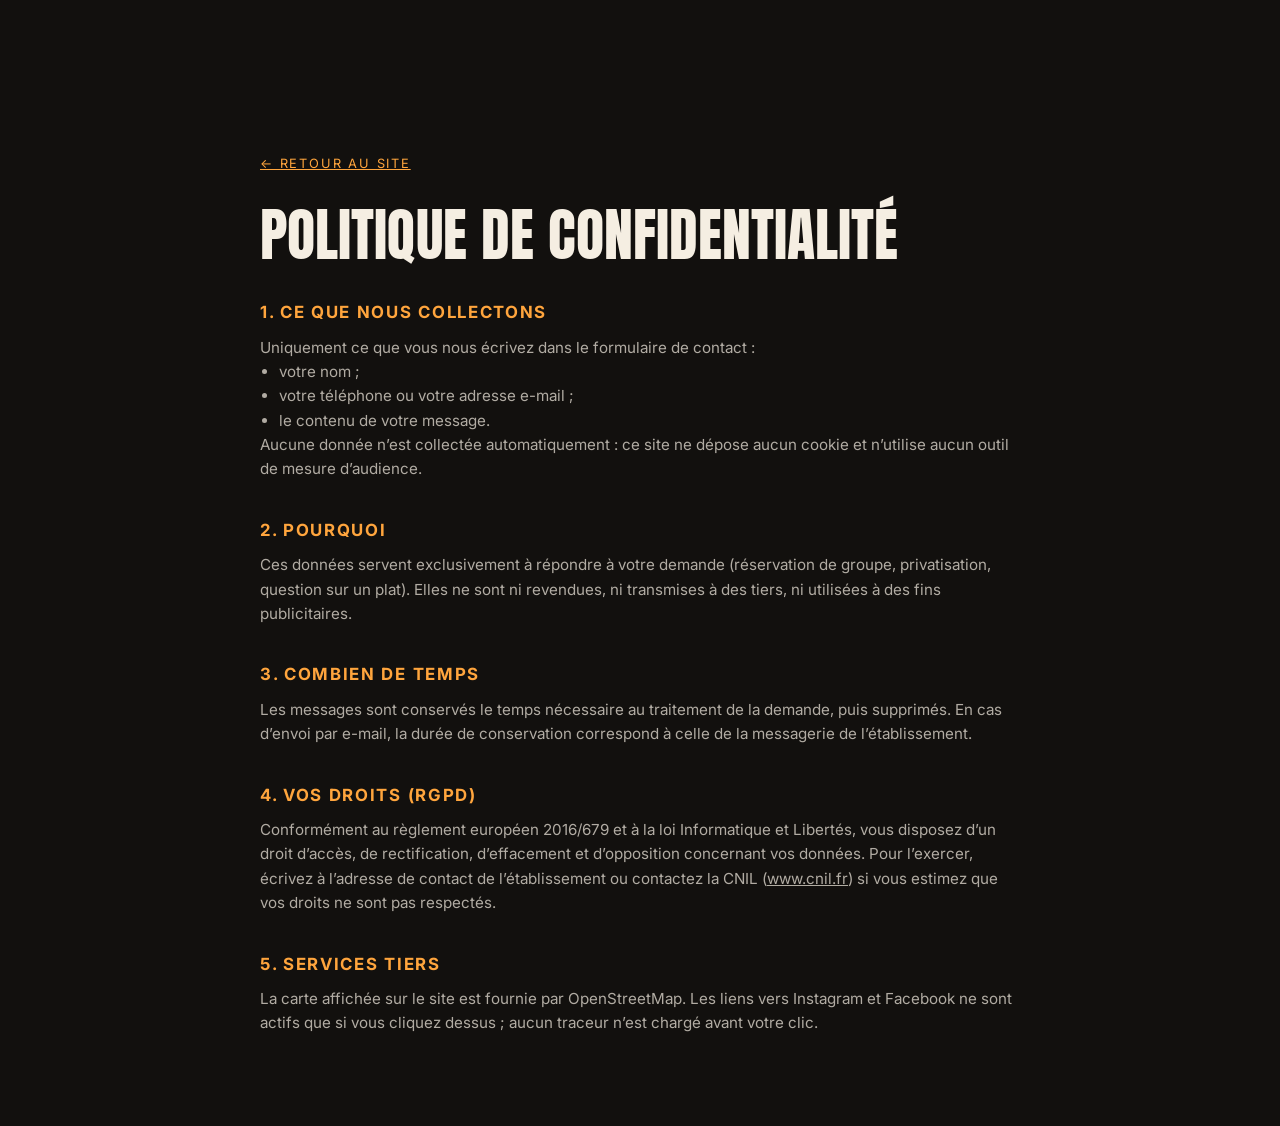
<file: confidentialite.html>
<!DOCTYPE html>
<html lang="fr">
<head>
<meta charset="utf-8">
<meta name="viewport" content="width=device-width, initial-scale=1">
<title>Confidentialité — So Good Diner</title>
<meta name="robots" content="index,follow">
<link rel="icon" href="assets/favicon.svg" type="image/svg+xml">
<link rel="preconnect" href="https://fonts.googleapis.com">
<link rel="preconnect" href="https://fonts.gstatic.com" crossorigin>
<link href="https://fonts.googleapis.com/css2?family=Anton&family=Inter:wght@400;600;700&display=swap" rel="stylesheet">
<link rel="stylesheet" href="assets/css/styles.css">
<style>
.legal{max-width:760px;margin-inline:auto;padding:150px 0 90px}
.legal h1{font-family:var(--display);text-transform:uppercase;font-size:clamp(2.2rem,6vw,3.6rem);line-height:1;margin-bottom:.6rem;font-weight:400}
.legal h2{font-size:1.05rem;margin:2.2rem 0 .6rem;color:var(--cheddar);text-transform:uppercase;letter-spacing:.1em}
.legal p,.legal li{color:rgba(245,238,226,.7);font-size:.95rem}
.legal ul{list-style:disc;padding-left:1.2rem}
.legal a{text-decoration:underline}
.legal .back{display:inline-flex;align-items:center;gap:.5rem;margin-bottom:2rem;font-size:.8rem;letter-spacing:.14em;text-transform:uppercase;color:var(--cheddar)}
</style>
</head>
<body>
<a class="skip" href="#c">Aller au contenu</a>
<main class="legal wrap" id="c">
  <a class="back" href="index.html">← Retour au site</a>
  <h1>Politique de confidentialité</h1>

  <h2>1. Ce que nous collectons</h2>
  <p>Uniquement ce que vous nous écrivez dans le formulaire de contact :</p>
  <ul>
    <li>votre nom ;</li>
    <li>votre téléphone ou votre adresse e-mail ;</li>
    <li>le contenu de votre message.</li>
  </ul>
  <p>Aucune donnée n’est collectée automatiquement : ce site ne dépose aucun cookie et n’utilise aucun outil de mesure d’audience.</p>

  <h2>2. Pourquoi</h2>
  <p>Ces données servent exclusivement à répondre à votre demande (réservation de groupe, privatisation, question sur un plat). Elles ne sont ni revendues, ni transmises à des tiers, ni utilisées à des fins publicitaires.</p>

  <h2>3. Combien de temps</h2>
  <p>Les messages sont conservés le temps nécessaire au traitement de la demande, puis supprimés. En cas d’envoi par e-mail, la durée de conservation correspond à celle de la messagerie de l’établissement.</p>

  <h2>4. Vos droits (RGPD)</h2>
  <p>
    Conformément au règlement européen 2016/679 et à la loi Informatique et Libertés, vous disposez
    d’un droit d’accès, de rectification, d’effacement et d’opposition concernant vos données.
    Pour l’exercer, écrivez à l’adresse de contact de l’établissement ou contactez la CNIL
    (<a href="https://www.cnil.fr" target="_blank" rel="noopener">www.cnil.fr</a>) si vous estimez
    que vos droits ne sont pas respectés.
  </p>

  <h2>5. Services tiers</h2>
  <p>
    La carte affichée sur le site est fournie par OpenStreetMap. Les liens vers Instagram et Facebook
    ne sont actifs que si vous cliquez dessus ; aucun traceur n’est chargé avant votre clic.
  </p>
</main>
</body>
</html>
</file>
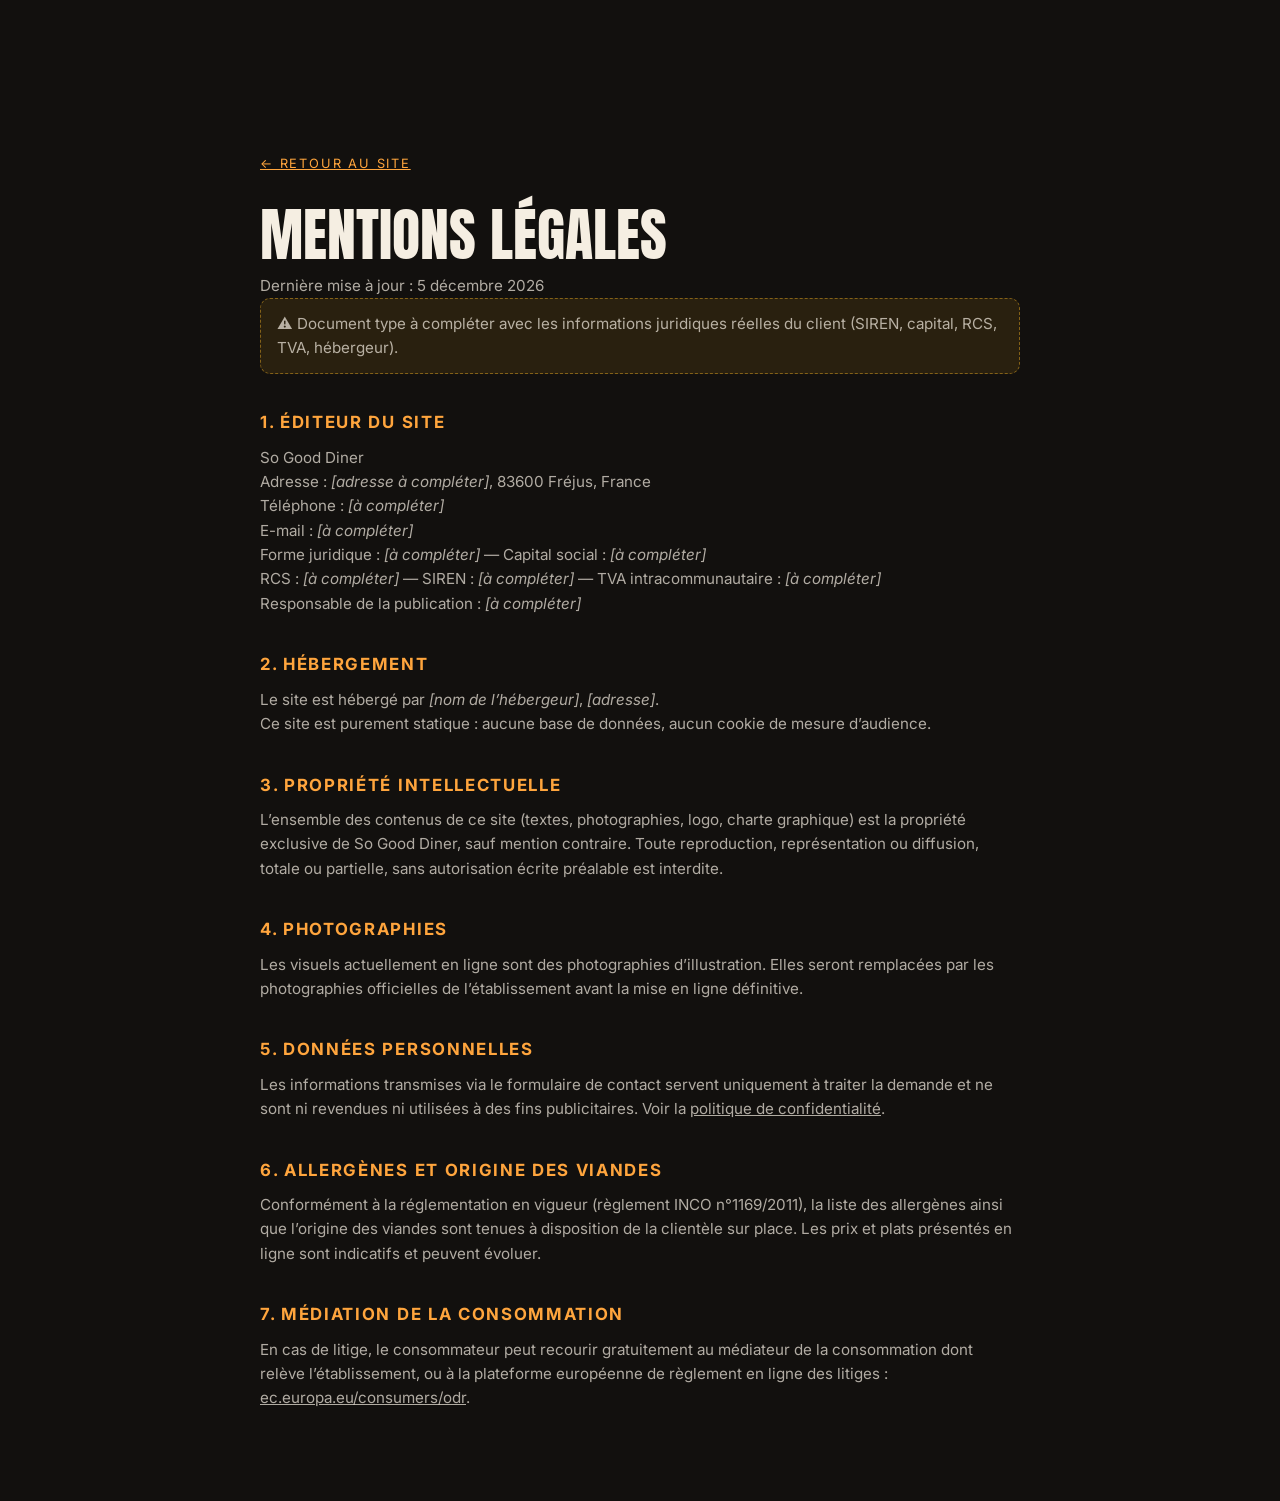
<file: mentions-legales.html>
<!DOCTYPE html>
<html lang="fr">
<head>
<meta charset="utf-8">
<meta name="viewport" content="width=device-width, initial-scale=1">
<title>Mentions légales — So Good Diner</title>
<meta name="robots" content="index,follow">
<link rel="icon" href="assets/favicon.svg" type="image/svg+xml">
<link rel="preconnect" href="https://fonts.googleapis.com">
<link rel="preconnect" href="https://fonts.gstatic.com" crossorigin>
<link href="https://fonts.googleapis.com/css2?family=Anton&family=Inter:wght@400;600;700&display=swap" rel="stylesheet">
<link rel="stylesheet" href="assets/css/styles.css">
<style>
.legal{max-width:760px;margin-inline:auto;padding:150px 0 90px}
.legal h1{font-family:var(--display);text-transform:uppercase;font-size:clamp(2.2rem,6vw,3.6rem);line-height:1;margin-bottom:.6rem;font-weight:400}
.legal h2{font-size:1.05rem;margin:2.2rem 0 .6rem;color:var(--cheddar);text-transform:uppercase;letter-spacing:.1em}
.legal p,.legal li{color:rgba(245,238,226,.7);font-size:.95rem}
.legal a{text-decoration:underline}
.legal .back{display:inline-flex;align-items:center;gap:.5rem;margin-bottom:2rem;font-size:.8rem;letter-spacing:.14em;text-transform:uppercase;color:var(--cheddar)}
.todo{background:rgba(245,179,36,.1);border:1px dashed rgba(245,179,36,.45);border-radius:10px;padding:.8rem 1rem;font-size:.85rem;color:var(--cheddar)}
</style>
</head>
<body>
<a class="skip" href="#c">Aller au contenu</a>
<main class="legal wrap" id="c">
  <a class="back" href="index.html">← Retour au site</a>
  <h1>Mentions légales</h1>
  <p>Dernière mise à jour : <span id="maj"></span></p>

  <p class="todo">⚠ Document type à compléter avec les informations juridiques réelles du client (SIREN, capital, RCS, TVA, hébergeur).</p>

  <h2>1. Éditeur du site</h2>
  <p>
    So Good Diner<br>
    Adresse : <em>[adresse à compléter]</em>, 83600 Fréjus, France<br>
    Téléphone : <em>[à compléter]</em><br>
    E-mail : <em>[à compléter]</em><br>
    Forme juridique : <em>[à compléter]</em> — Capital social : <em>[à compléter]</em><br>
    RCS : <em>[à compléter]</em> — SIREN : <em>[à compléter]</em> — TVA intracommunautaire : <em>[à compléter]</em><br>
    Responsable de la publication : <em>[à compléter]</em>
  </p>

  <h2>2. Hébergement</h2>
  <p>
    Le site est hébergé par <em>[nom de l’hébergeur]</em>, <em>[adresse]</em>.<br>
    Ce site est purement statique : aucune base de données, aucun cookie de mesure d’audience.
  </p>

  <h2>3. Propriété intellectuelle</h2>
  <p>
    L’ensemble des contenus de ce site (textes, photographies, logo, charte graphique) est la propriété
    exclusive de So Good Diner, sauf mention contraire. Toute reproduction, représentation ou diffusion,
    totale ou partielle, sans autorisation écrite préalable est interdite.
  </p>

  <h2>4. Photographies</h2>
  <p>
    Les visuels actuellement en ligne sont des photographies d’illustration. Elles seront remplacées
    par les photographies officielles de l’établissement avant la mise en ligne définitive.
  </p>

  <h2>5. Données personnelles</h2>
  <p>
    Les informations transmises via le formulaire de contact servent uniquement à traiter la demande
    et ne sont ni revendues ni utilisées à des fins publicitaires. Voir la
    <a href="confidentialite.html">politique de confidentialité</a>.
  </p>

  <h2>6. Allergènes et origine des viandes</h2>
  <p>
    Conformément à la réglementation en vigueur (règlement INCO n°1169/2011), la liste des allergènes
    ainsi que l’origine des viandes sont tenues à disposition de la clientèle sur place.
    Les prix et plats présentés en ligne sont indicatifs et peuvent évoluer.
  </p>

  <h2>7. Médiation de la consommation</h2>
  <p>
    En cas de litige, le consommateur peut recourir gratuitement au médiateur de la consommation
    dont relève l’établissement, ou à la plateforme européenne de règlement en ligne des litiges :
    <a href="https://ec.europa.eu/consumers/odr/" target="_blank" rel="noopener">ec.europa.eu/consumers/odr</a>.
  </p>
</main>
<script>document.getElementById('maj').textContent = new Date().toLocaleDateString('fr-FR', { day: 'numeric', month: 'long', year: 'numeric' });</script>
</body>
</html>
</file>
<file: assets/css/styles.css>
/* ============================================================================
   SO GOOD DINER — styles.css
   Direction artistique : diner américain rétro × moderne (encre / crème /
   tomate / cheddar / sarcelle). Aucune dépendance, aucune librairie.
   ========================================================================== */

/* ------------------------------------------------------------------ TOKENS */
:root{
  --ink:#12100E;
  --ink-2:#1B1714;
  --ink-3:#251F1B;
  --paper:#F5EEE2;
  --paper-2:#FFFAF0;
  --red:#F2670B;   /* orange marque (visuels Instagram) */
  --red-d:#C9520A;
  --cheddar:#FFA53D; /* orange clair (accents) */
  --uber:#06C167;
  --teal:#1BA396;
  --line-l:rgba(245,238,226,.14);
  --line-d:rgba(18,16,14,.14);

  --display:'Anton','Arial Narrow',Impact,sans-serif;
  --body:'Inter',system-ui,-apple-system,'Segoe UI',sans-serif;
  --script:'Pacifico',cursive;

  --wrap:1280px;
  --gutter:clamp(20px,4vw,56px);
  --ease:cubic-bezier(.16,1,.3,1);
  --ease-2:cubic-bezier(.65,0,.35,1);
  --r:18px;
}

/* ------------------------------------------------------------------- RESET */
*,*::before,*::after{box-sizing:border-box}
*{margin:0}
html{-webkit-text-size-adjust:100%}
html{scroll-behavior:smooth}
body{
  font-family:var(--body);
  background:var(--ink);
  color:var(--paper);
  line-height:1.6;
  overflow-x:hidden;
  -webkit-font-smoothing:antialiased;
}
body.is-locked{overflow:hidden}
img,svg,video{display:block;max-width:100%;height:auto}
button,input,textarea{font:inherit;color:inherit}
button{background:none;border:0;cursor:pointer}
a{color:inherit;text-decoration:none}
ul,ol{list-style:none;padding:0}
:focus-visible{outline:3px solid var(--cheddar);outline-offset:3px;border-radius:4px}
::selection{background:var(--red);color:#fff}

/* -------------------------------------------------------------- UTILITAIRES */
.wrap{width:min(var(--wrap),100% - var(--gutter)*2);margin-inline:auto}
.section{padding-block:clamp(72px,10vw,140px);position:relative}
.section--dark{background:var(--ink-2)}
.section--paper{background:var(--paper);color:var(--ink)}
.section--paper .eyebrow{color:var(--red-d)}
.section--paper .eyebrow i{background:var(--red-d)}
.section--paper .eyebrow svg{fill:var(--red-d)}

.skip{
  position:fixed;top:8px;left:8px;z-index:9999;padding:.7rem 1rem;
  background:var(--cheddar);color:var(--ink);font-weight:700;border-radius:8px;
  transform:translateY(-160%);transition:transform .25s;
}
.skip:focus{transform:none}

.eyebrow{
  display:inline-flex;align-items:center;gap:.55rem;
  font-size:.72rem;font-weight:700;letter-spacing:.22em;text-transform:uppercase;
  color:var(--cheddar);margin-bottom:1.1rem;
}
.eyebrow i{width:26px;height:2px;background:var(--cheddar);display:block;border-radius:2px}
.eyebrow svg{width:14px;height:14px;fill:var(--cheddar)}

.h-display{
  font-family:var(--display);font-weight:400;
  font-size:clamp(2.4rem,7.2vw,5.6rem);
  line-height:.94;letter-spacing:-.01em;text-transform:uppercase;
}
.lead{font-size:clamp(1.05rem,1.7vw,1.3rem);color:rgba(245,238,226,.78);max-width:52ch}
.section--paper .lead{color:rgba(18,16,14,.72)}

.section-head{margin-bottom:clamp(36px,5vw,64px)}
.section-head--split{
  display:grid;grid-template-columns:minmax(0,1fr) minmax(0,26rem);
  gap:clamp(20px,4vw,56px);align-items:end;
}
.section-head__aside{color:rgba(245,238,226,.66);font-size:1rem}
.section--paper .section-head__aside{color:rgba(18,16,14,.66)}

/* Masque de révélation par ligne (géré par main.js) */
.reveal-mask .ml{display:block;overflow:hidden;padding-block:.02em}
.reveal-mask .ml > i{
  display:block;font-style:normal;
  transform:translateY(112%);
  transition:transform 1s var(--ease);
}
.reveal-mask.is-in .ml > i{transform:none}

/* Révélation simple */
.reveal{opacity:0;transform:translateY(28px);transition:opacity .8s var(--ease),transform .8s var(--ease)}
.reveal.is-in{opacity:1;transform:none}

/* ---------------------------------------------------------- EFFETS GLOBAUX */
.grain{
  position:fixed;inset:-50%;z-index:9998;pointer-events:none;opacity:.2;
  background-image:url("data:image/svg+xml,%3Csvg xmlns='http://www.w3.org/2000/svg' width='200' height='200'%3E%3Cfilter id='n'%3E%3CfeTurbulence type='fractalNoise' baseFrequency='.85' numOctaves='3'/%3E%3C/filter%3E%3Crect width='200' height='200' filter='url(%23n)' opacity='.45'/%3E%3C/svg%3E");
  animation:grain 1.1s steps(4) infinite;mix-blend-mode:overlay;
}
@keyframes grain{
  0%{transform:translate(0,0)}25%{transform:translate(-3%,2%)}
  50%{transform:translate(2%,-3%)}75%{transform:translate(-2%,-2%)}100%{transform:translate(0,0)}
}

.progress{position:fixed;top:0;left:0;right:0;height:3px;z-index:9000;background:rgba(245,238,226,.08)}
.progress span{display:block;height:100%;width:0;background:linear-gradient(90deg,var(--red),var(--cheddar));transform-origin:0 50%}

.cursor{
  position:fixed;top:0;left:0;z-index:9997;pointer-events:none;
  width:38px;height:38px;margin:-19px 0 0 -19px;border-radius:50%;
  border:1.5px solid var(--cheddar);
  display:grid;place-items:center;
  transition:width .3s var(--ease),height .3s var(--ease),margin .3s var(--ease),
             background-color .3s,border-color .3s,opacity .3s;
  opacity:0;mix-blend-mode:difference;
}
.cursor.is-on{opacity:1}
.cursor__dot{width:5px;height:5px;border-radius:50%;background:var(--cheddar);transition:opacity .25s}
.cursor__label{
  position:absolute;font-size:.6rem;font-weight:800;letter-spacing:.14em;text-transform:uppercase;
  color:var(--ink);opacity:0;transition:opacity .2s;
}
.cursor.is-hot{width:76px;height:76px;margin:-38px 0 0 -38px;background:var(--cheddar);border-color:var(--cheddar)}
.cursor.is-hot .cursor__dot{opacity:0}
.cursor.is-hot .cursor__label{opacity:1}
@media (hover:none),(pointer:coarse){.cursor{display:none}}

/* ------------------------------------------------------------- PRÉCHARGEUR */
.preloader{
  position:fixed;inset:0;z-index:10000;background:var(--ink);
  display:grid;place-items:center;
}
.preloader.is-done{pointer-events:none}
.preloader.is-done .preloader__inner{opacity:0;transform:translateY(-30px);transition:opacity .5s,transform .6s var(--ease)}
.preloader__inner{position:relative;z-index:2;text-align:center;padding:0 24px}
.preloader__label{
  font-size:.72rem;letter-spacing:.28em;text-transform:uppercase;
  color:var(--cheddar);font-weight:700;margin-bottom:1.2rem;
}
.preloader__count{
  font-family:var(--display);font-size:clamp(4rem,17vw,11rem);line-height:.85;
  color:var(--paper);display:flex;align-items:baseline;justify-content:center;gap:.05em;
}
.preloader__count i{font-style:normal;font-size:.3em;color:var(--red);transform:translateY(-.4em)}
.preloader__bar{width:min(320px,70vw);height:2px;background:rgba(245,238,226,.16);margin:1.6rem auto 0;overflow:hidden;border-radius:2px}
.preloader__bar span{display:block;height:100%;width:0;background:var(--cheddar)}
.preloader__brand{margin-top:1.4rem;font-family:var(--script);font-size:1.1rem;color:rgba(245,238,226,.5)}
.preloader__panels{position:absolute;inset:0;display:grid;grid-template-columns:repeat(5,1fr);z-index:3;pointer-events:none}
.preloader__panels span{
  background:var(--red);transform:scaleY(0);transform-origin:50% 100%;
  transition:transform .55s var(--ease-2);
}
.preloader__panels span:nth-child(1){transition-delay:.00s}
.preloader__panels span:nth-child(2){transition-delay:.07s}
.preloader__panels span:nth-child(3){transition-delay:.14s}
.preloader__panels span:nth-child(4){transition-delay:.21s}
.preloader__panels span:nth-child(5){transition-delay:.28s}
.preloader.is-out .preloader__panels span{transform:scaleY(1)}
.preloader.is-out{animation:preloaderOut .3s .9s forwards}
@keyframes preloaderOut{to{opacity:0;visibility:hidden}}

/* ------------------------------------------------------------- NAVIGATION */
.nav{
  position:fixed;top:0;left:0;right:0;z-index:8000;
  display:flex;align-items:center;gap:clamp(12px,3vw,40px);
  padding:18px var(--gutter);
  transition:padding .4s var(--ease),background-color .4s,transform .5s var(--ease),border-color .4s;
  border-bottom:1px solid transparent;
}
.nav.is-stuck{
  background:rgba(18,16,14,.82);backdrop-filter:blur(14px) saturate(1.3);
  border-bottom-color:var(--line-l);padding-block:11px;
}
.nav.is-hidden{transform:translateY(-105%)}
.nav__logo{display:flex;align-items:center;gap:.6rem;flex-shrink:0}
.nav__mark{width:30px;height:30px;flex:none;transition:transform .5s var(--ease)}
.nav__logo:hover .nav__mark{transform:rotate(-12deg) scale(1.08)}
.nav__word{font-family:var(--display);text-transform:uppercase;line-height:.92;font-size:1.05rem;letter-spacing:.01em}
.nav__word b{display:block;font-weight:400;color:var(--paper)}
.nav__word em{display:block;font-style:normal;font-family:var(--script);font-size:.72rem;color:var(--red);text-transform:none;letter-spacing:0}

.nav__links{display:flex;gap:clamp(10px,1.7vw,26px);margin-inline:auto}
.nav__links a{
  position:relative;font-size:.83rem;font-weight:600;letter-spacing:.02em;
  color:rgba(245,238,226,.72);padding:6px 2px;transition:color .3s;
}
.nav__links a::after{
  content:"";position:absolute;left:0;bottom:0;height:2px;width:100%;
  background:var(--cheddar);transform:scaleX(0);transform-origin:0 50%;
  transition:transform .45s var(--ease);
}
.nav__links a:hover,.nav__links a.is-active{color:var(--paper)}
.nav__links a:hover::after,.nav__links a.is-active::after{transform:scaleX(1)}

.nav__actions{display:flex;align-items:center;gap:14px}
.status{
  display:inline-flex;align-items:center;gap:.45rem;font-size:.72rem;font-weight:700;
  letter-spacing:.08em;text-transform:uppercase;color:rgba(245,238,226,.6);
  padding:.35rem .7rem;border:1px solid var(--line-l);border-radius:99px;white-space:nowrap;
}
.status__dot{width:7px;height:7px;border-radius:50%;background:#7c736a;flex:none;transition:background .3s,box-shadow .3s}
.status.is-open .status__dot{background:#39d98a;box-shadow:0 0 0 4px rgba(57,217,138,.18)}
.status.is-closed .status__dot{background:var(--red);box-shadow:0 0 0 4px rgba(226,58,46,.18)}

.nav__burger{display:none;width:44px;height:38px;position:relative;border:1px solid var(--line-l);border-radius:10px}
.nav__burger span{position:absolute;left:12px;width:20px;height:2px;background:var(--paper);transition:transform .4s var(--ease),opacity .3s}
.nav__burger span:nth-child(1){top:14px}
.nav__burger span:nth-child(2){top:22px}
.nav__burger[aria-expanded="true"] span:nth-child(1){transform:translateY(4px) rotate(45deg)}
.nav__burger[aria-expanded="true"] span:nth-child(2){transform:translateY(-4px) rotate(-45deg)}

/* Menu mobile plein écran */
.mobile-menu{
  position:fixed;inset:0;z-index:7900;background:var(--ink);
  padding:110px var(--gutter) 40px;display:flex;flex-direction:column;justify-content:space-between;
  clip-path:circle(0% at calc(100% - 44px) 38px);
  transition:clip-path .8s var(--ease);visibility:hidden;
}
.mobile-menu.is-open{clip-path:circle(150% at calc(100% - 44px) 38px);visibility:visible}
.mobile-menu nav{display:flex;flex-direction:column;gap:6px}
.mobile-menu nav a{
  font-family:var(--display);font-size:clamp(2.1rem,11vw,3.4rem);text-transform:uppercase;
  line-height:1.05;color:var(--paper);opacity:0;transform:translateY(24px);
  transition:opacity .5s var(--ease),transform .5s var(--ease),color .3s;
}
.mobile-menu nav a:hover{color:var(--cheddar)}
.mobile-menu.is-open nav a{opacity:1;transform:none;transition-delay:calc(.22s + var(--n,.1s))}
.mobile-menu__foot{display:flex;flex-direction:column;gap:14px;padding-top:28px}
.mobile-menu__addr{font-size:.85rem;color:rgba(245,238,226,.55)}

/* ---------------------------------------------------------------- BOUTONS */
.btn{
  --bg:transparent;--fg:var(--paper);--bd:rgba(245,238,226,.32);
  position:relative;display:inline-flex;align-items:center;justify-content:center;gap:.5rem;
  padding:.95rem 1.6rem;border-radius:99px;border:1.5px solid var(--bd);
  font-size:.82rem;font-weight:700;letter-spacing:.08em;text-transform:uppercase;
  color:var(--fg);background:var(--bg);overflow:hidden;isolation:isolate;
  transition:color .35s var(--ease),border-color .35s,transform .25s var(--ease);
  cursor:pointer;
}
.btn::before{
  content:"";position:absolute;inset:0;z-index:-1;background:var(--cheddar);
  transform:translateY(101%);transition:transform .45s var(--ease);
}
.btn:hover{color:var(--ink);border-color:var(--cheddar)}
.btn:hover::before{transform:none}
.btn:active{transform:scale(.97)}
.btn--sm{padding:.6rem 1.1rem;font-size:.72rem}
.btn--lg{padding:1.15rem 2.1rem;font-size:.9rem}
.btn--block{width:100%}
.btn--solid{--bg:var(--red);--bd:var(--red);--fg:#fff}
.btn--solid::before{background:var(--cheddar)}
.btn--solid:hover{color:var(--ink)}
.btn--ghost{--bd:rgba(245,238,226,.3)}
.section--paper .btn{--fg:var(--ink);--bd:rgba(18,16,14,.25)}
.section--paper .btn:hover{color:var(--ink)}

.arrow{
  width:48px;height:48px;border-radius:50%;border:1.5px solid var(--line-l);
  display:grid;place-items:center;transition:background .3s,border-color .3s,transform .3s;
}
.arrow svg{width:20px;height:20px;fill:none;stroke:currentColor;stroke-width:2.2;stroke-linecap:round;stroke-linejoin:round}
.arrow:hover{background:var(--cheddar);border-color:var(--cheddar);color:var(--ink)}
.arrow:active{transform:scale(.92)}

.chip{
  display:inline-block;padding:.12rem .5rem;border-radius:99px;font-size:.62rem;
  font-weight:800;letter-spacing:.1em;text-transform:uppercase;
}
.chip--veg{background:rgba(27,163,150,.16);color:var(--teal)}
.chip--best{background:rgba(245,179,36,.18);color:var(--cheddar)}
.chip--new{background:rgba(226,58,46,.16);color:var(--red)}
.chip--hot{background:rgba(226,58,46,.16);color:var(--red)}
.chip--halal{background:rgba(27,138,90,.14);color:#1B8A5A;display:inline-flex;align-items:center;gap:.3rem;margin-left:.5rem}
.chip--halal svg{width:11px;height:11px;fill:#1B8A5A}

/* Badge « halal » en tête de carte */
.halal-badge{
  display:inline-flex;align-items:center;gap:.45rem;margin-top:.6rem;
  padding:.34rem .8rem;border-radius:999px;
  background:rgba(27,138,90,.12);color:#1B8A5A;
  font-size:.72rem;font-weight:800;letter-spacing:.08em;text-transform:uppercase;
}
.halal-badge svg{width:14px;height:14px;fill:#1B8A5A}

/* ------------------------------------------------------------------- HERO */
.hero{position:relative;min-height:100svh;display:flex;align-items:center;padding:120px 0 60px;overflow:hidden}
.hero__bg{position:absolute;inset:0;pointer-events:none}
.hero__stripe{
  position:absolute;inset:0;opacity:.5;
  background:repeating-linear-gradient(115deg,transparent 0 60px,rgba(245,238,226,.022) 60px 120px);
}
.hero__glow{
  position:absolute;top:-20%;right:-10%;width:70vw;height:70vw;max-width:900px;max-height:900px;
  background:radial-gradient(circle,rgba(226,58,46,.20),transparent 62%);filter:blur(20px);
}
.hero__grid{
  position:relative;z-index:2;width:min(var(--wrap),100% - var(--gutter)*2);margin-inline:auto;
  display:grid;grid-template-columns:minmax(0,1.15fr) minmax(0,.85fr);
  gap:clamp(24px,4vw,56px);align-items:center;
}
.hero__title{
  font-family:var(--display);text-transform:uppercase;font-weight:400;
  font-size:clamp(3.6rem,14.5vw,11rem);line-height:.83;letter-spacing:-.025em;
  margin:.4rem 0 1rem;
}
.hero__title .line{display:block}
.hero__title .line__mask{display:block;overflow:hidden;padding-block:.03em}
.hero__title .line__inner{display:block;transform:translateY(112%);transition:transform 1.05s var(--ease)}
.is-ready .hero__title .line__inner{transform:none}
.hero__title .line:nth-child(2) .line__inner{transition-delay:.12s}
.hero__title--stroke{
  color:transparent;-webkit-text-stroke:2px var(--red);
  text-stroke:2px var(--red);
}
.hero__title .ltr{display:inline-block;transform:translateY(115%) rotate(6deg);opacity:0}
.is-ready .hero__title .ltr{
  animation:ltrIn .9s var(--ease) forwards;
  animation-delay:calc(var(--d,0) * 1ms + 250ms);
}
@keyframes ltrIn{to{transform:none;opacity:1}}

.hero__rotator{
  display:flex;align-items:baseline;gap:.6rem;flex-wrap:wrap;
  font-family:var(--display);text-transform:uppercase;
  font-size:clamp(1.3rem,3.4vw,2.2rem);letter-spacing:.01em;color:rgba(245,238,226,.5);
  margin-bottom:1.1rem;
}
.hero__rotator-word{
  position:relative;color:var(--cheddar);display:inline-block;
  min-width:5ch;
}
.hero__rotator-word.is-swap{animation:wordSwap .55s var(--ease)}
@keyframes wordSwap{
  0%{transform:translateY(0) rotate(0);opacity:1}
  45%{transform:translateY(-.35em) rotate(-3deg);opacity:0}
  55%{transform:translateY(.35em) rotate(3deg);opacity:0}
  100%{transform:none;opacity:1}
}
.hero__text{color:rgba(245,238,226,.72);max-width:46ch;margin-bottom:2rem}
.hero__cta{display:flex;gap:12px;flex-wrap:wrap}

.hero__visual{position:relative}
.hero__frame{position:relative;will-change:transform}
.hero__imgwrap{
  position:relative;border-radius:200px 200px 26px 26px;overflow:hidden;
  border:1px solid var(--line-l);
  box-shadow:0 40px 90px -30px rgba(0,0,0,.85);
  aspect-ratio:4/5;
}
.hero__imgwrap img{width:100%;height:100%;object-fit:cover;transform:scale(1.06);animation:breathe 9s ease-in-out infinite}
@keyframes breathe{50%{transform:scale(1.12) translateY(-8px)}}
.hero__badge{
  position:absolute;left:-38px;bottom:34px;width:132px;height:132px;
  display:grid;place-items:center;background:var(--ink);border-radius:50%;
  border:1px solid var(--line-l);box-shadow:0 20px 40px -14px rgba(0,0,0,.8);
}
.hero__badge svg{position:absolute;inset:0;width:100%;height:100%;animation:spin 22s linear infinite}
.hero__badge text{fill:var(--cheddar);font-size:13.5px;font-weight:700;letter-spacing:.16em;text-transform:uppercase;font-family:var(--body)}
.hero__badge-core{font-family:var(--display);font-size:2rem;color:var(--red)}
@keyframes spin{to{transform:rotate(360deg)}}
.hero__scroll{
  position:absolute;right:0;bottom:-6px;display:flex;align-items:center;gap:.6rem;
  font-size:.65rem;letter-spacing:.24em;text-transform:uppercase;color:rgba(245,238,226,.45);
}
.hero__scroll em{font-style:normal}
.hero__scroll span{display:block;width:1px;height:34px;background:linear-gradient(var(--cheddar),transparent);animation:scrollHint 2s ease-in-out infinite}
@keyframes scrollHint{50%{transform:scaleY(.4);opacity:.4}}

/* ----------------------------------------------------------------- TICKER */
.ticker{
  overflow:hidden;background:var(--cheddar);color:var(--ink);
  border-block:2px solid var(--ink);padding:.85rem 0;
}
.ticker--avis{background:transparent;border:0;padding:0}
.ticker__track{display:flex;width:max-content;animation:marquee var(--dur,40s) linear infinite;will-change:transform}
.ticker__track:hover{animation-play-state:paused}
.ticker--rev .ticker__track{animation-direction:reverse}
@keyframes marquee{to{transform:translateX(-50%)}}
.ticker__track > span{
  display:inline-flex;align-items:center;gap:1.6rem;padding-inline:1.6rem;
  font-family:var(--display);text-transform:uppercase;font-size:clamp(1rem,2.1vw,1.5rem);
  letter-spacing:.03em;white-space:nowrap;
}
.ticker__track > span::after{content:"✦";font-size:.7em;opacity:.6}
.ticker__track--xl > span{font-size:clamp(2.6rem,9vw,7rem);color:transparent;-webkit-text-stroke:1.5px rgba(245,238,226,.35)}

/* -------------------------------------------------------- NOUVELLE ADRESSE */
.adresse{background:var(--ink)}
.adresse__grid{display:grid;grid-template-columns:minmax(0,1fr) minmax(0,1fr);gap:clamp(28px,5vw,72px);align-items:center}
.adresse__text .lead{margin-bottom:2rem}
.adresse__list{display:grid;gap:1px;background:var(--line-l);border:1px solid var(--line-l);border-radius:var(--r);overflow:hidden;margin-bottom:2rem}
.adresse__list li{background:var(--ink);padding:1.1rem 1.3rem;display:grid;gap:.15rem;transition:background .35s}
.adresse__list li:hover{background:var(--ink-3)}
.adresse__list strong{font-size:1.02rem;font-weight:700}
.adresse__list span{font-size:.83rem;color:rgba(245,238,226,.55)}
.link-tel{background-image:linear-gradient(var(--cheddar),var(--cheddar));background-size:0 1.5px;background-repeat:no-repeat;background-position:0 100%;transition:background-size .4s var(--ease)}
.link-tel:hover{background-size:100% 1.5px}

.map-frame{border-radius:var(--r);overflow:hidden;border:1px solid var(--line-l);aspect-ratio:5/4;background:var(--ink-3);filter:saturate(1.15) contrast(1.02)}
.map-frame iframe{width:100%;height:100%;border:0;display:block}
.adresse__map-tags{display:flex;gap:8px;flex-wrap:wrap;margin-top:14px}
.adresse__map-tags span{font-size:.7rem;letter-spacing:.14em;text-transform:uppercase;color:rgba(245,238,226,.55);border:1px solid var(--line-l);border-radius:99px;padding:.3rem .8rem}

/* ------------------------------------------------------------- SIGNATURES */
.sig-grid{display:grid;grid-template-columns:repeat(3,minmax(0,1fr));gap:clamp(14px,2vw,24px)}
.sig{
  position:relative;border:1px solid var(--line-l);border-radius:var(--r);overflow:hidden;
  background:var(--ink-3);display:flex;flex-direction:column;
  transition:transform .6s var(--ease),border-color .4s;
}
.sig:hover{transform:translateY(-8px);border-color:rgba(245,179,36,.5)}
.sig__media{position:relative;aspect-ratio:1/1;overflow:hidden}
.sig__media img{width:100%;height:100%;object-fit:cover;transition:transform .9s var(--ease),filter .6s;filter:saturate(.92)}
.sig:hover .sig__media img{transform:scale(1.08);filter:saturate(1.1)}
.sig__badge{
  position:absolute;top:12px;left:12px;background:var(--red);color:#fff;
  font-size:.62rem;font-weight:800;letter-spacing:.12em;text-transform:uppercase;
  padding:.35rem .7rem;border-radius:99px;
}
.sig__body{padding:1.3rem;display:flex;flex-direction:column;gap:.5rem;flex:1}
.sig__top{display:flex;align-items:baseline;justify-content:space-between;gap:1rem}
.sig__nom{font-family:var(--display);text-transform:uppercase;font-size:1.45rem;line-height:1}
.sig__prix{font-family:var(--display);font-size:1.25rem;color:var(--cheddar);white-space:nowrap}
.sig__desc{font-size:.88rem;color:rgba(245,238,226,.6);flex:1}

/* ------------------------------------------------- EXPÉRIENCE (cartes pile) */
.stack{position:relative}
.stack__card{
  position:sticky;top:calc(11vh + var(--i) * 20px);
  display:grid;grid-template-columns:1.05fr .95fr;
  min-height:clamp(320px,52vh,480px);
  border:1px solid var(--line-l);border-radius:22px;overflow:hidden;
  background:var(--ink-2);margin-bottom:36px;
  box-shadow:0 -20px 60px -20px rgba(0,0,0,.9);
}
.stack__media{position:relative;overflow:hidden}
.stack__media img{width:100%;height:100%;object-fit:cover}
.stack__body{padding:clamp(22px,3.4vw,48px);display:flex;flex-direction:column;justify-content:center;gap:.9rem}
.stack__num{font-family:var(--display);font-size:3.4rem;color:transparent;-webkit-text-stroke:1.5px var(--red);line-height:.8}
.stack__body h3{font-family:var(--display);text-transform:uppercase;font-size:clamp(1.7rem,3.6vw,2.7rem);line-height:1;font-weight:400}
.stack__body p{color:rgba(245,238,226,.66);max-width:42ch}

/* ---------------------------------------------- CHAQUE COUCHE (rail horizontal) */
.couches__rail{
  display:flex;gap:clamp(14px,2vw,24px);overflow-x:auto;scroll-snap-type:x proximity;
  padding:0 var(--gutter) 24px;scrollbar-width:none;-webkit-overflow-scrolling:touch;
}
.couches__rail::-webkit-scrollbar{display:none}
.couche{
  flex:0 0 min(80vw,340px);scroll-snap-align:center;
  border:1px solid var(--line-l);border-radius:var(--r);overflow:hidden;background:var(--ink-3);
  transition:transform .6s var(--ease),border-color .4s;
}
.couche:hover{transform:translateY(-6px);border-color:rgba(245,179,36,.45)}
.couche__media{aspect-ratio:4/3;overflow:hidden}
.couche__media img{width:100%;height:100%;object-fit:cover;transition:transform .8s var(--ease)}
.couche:hover .couche__media img{transform:scale(1.07)}
.couche__body{padding:1.2rem 1.3rem 1.5rem;display:grid;gap:.5rem}
.couche__num{font-family:var(--display);color:var(--red);font-size:1.1rem}
.couche__body h3{font-family:var(--display);text-transform:uppercase;font-size:1.5rem;font-weight:400;line-height:1}
.couche__body p{font-size:.87rem;color:rgba(245,238,226,.6)}

/* --------------------------------------------------------- À EMPORTER rail */
.emporter__nav{display:flex;gap:10px;justify-content:flex-end}
.emporter__rail{
  display:flex;gap:clamp(14px,2vw,22px);overflow-x:auto;scroll-snap-type:x mandatory;
  padding:0 var(--gutter) 10px;scrollbar-width:none;-webkit-overflow-scrolling:touch;
}
.emporter__rail::-webkit-scrollbar{display:none}
.emp{
  flex:0 0 min(84vw,440px);scroll-snap-align:center;position:relative;
  border-radius:var(--r);overflow:hidden;aspect-ratio:3/4;
  border:1px solid var(--line-l);
}
.emp img{position:absolute;inset:0;width:100%;height:100%;object-fit:cover;transition:transform 1s var(--ease)}
.emp:hover img{transform:scale(1.07)}
.emp::after{content:"";position:absolute;inset:0;background:linear-gradient(to top,rgba(18,16,14,.92) 4%,rgba(18,16,14,.15) 55%,transparent)}
.emp__body{position:absolute;inset:auto 0 0 0;padding:1.5rem;z-index:2}
.emp__lieu{font-family:var(--display);text-transform:uppercase;font-size:clamp(1.6rem,3.4vw,2.4rem);line-height:1}
.emp__txt{font-size:.87rem;color:rgba(245,238,226,.72);margin-top:.35rem}
.emp__idx{
  position:absolute;top:14px;left:16px;z-index:2;font-size:.68rem;font-weight:800;
  letter-spacing:.2em;color:var(--cheddar);
}
.emporter__hint{text-align:center;font-size:.72rem;letter-spacing:.22em;text-transform:uppercase;color:rgba(245,238,226,.35);margin-top:18px}

/* ------------------------------------------------------------------ CARTE */
.carte__tabs{
  display:flex;gap:8px;flex-wrap:wrap;margin-bottom:clamp(28px,4vw,44px);
  padding-bottom:14px;border-bottom:1px solid var(--line-d);
}
.tab{
  position:relative;padding:.62rem 1.15rem;border-radius:99px;
  font-size:.8rem;font-weight:700;letter-spacing:.05em;text-transform:uppercase;
  color:rgba(18,16,14,.55);border:1px solid transparent;
  transition:color .3s,background .3s,border-color .3s;
}
.tab:hover{color:var(--ink);border-color:var(--line-d)}
.tab[aria-selected="true"]{background:var(--ink);color:var(--paper);border-color:var(--ink)}

.carte__panel{display:none}
.carte__panel.is-active{display:block;animation:panelIn .5s var(--ease)}
@keyframes panelIn{from{opacity:0;transform:translateY(14px)}to{opacity:1;transform:none}}
.carte__sous{color:rgba(18,16,14,.6);margin-bottom:1.6rem;max-width:56ch}
.carte__items{display:grid;grid-template-columns:repeat(2,minmax(0,1fr));gap:0 clamp(24px,4vw,64px)}
.item{
  display:grid;grid-template-columns:1fr auto;gap:.2rem 1rem;align-items:baseline;
  padding:1.05rem 0;border-bottom:1px dashed rgba(18,16,14,.18);
  transition:padding-left .35s var(--ease);
}
.item:hover{padding-left:10px}
.item__nom{font-weight:700;font-size:1.02rem;display:flex;align-items:center;gap:.5rem;flex-wrap:wrap}
.item__prix{font-family:var(--display);font-size:1.02rem;color:var(--red);text-align:right;line-height:1.3}
.item__desc{grid-column:1/-1;font-size:.87rem;color:rgba(18,16,14,.6)}
.carte__mention{margin-top:1.8rem;font-size:.8rem;color:var(--red-d);font-weight:600}
.carte__allergenes{margin-top:.4rem;font-size:.78rem;color:rgba(18,16,14,.5)}

/* -------------------------------------------------------------------- AVIS */
.ticker--avis .ticker__track{gap:0;padding-block:6px}
.review{
  flex:none;width:min(84vw,380px);margin-right:20px;
  border:1px solid var(--line-l);border-radius:var(--r);padding:1.5rem;
  background:var(--ink-3);display:flex;flex-direction:column;gap:.8rem;
  transition:transform .5s var(--ease),border-color .4s;
}
.review:hover{transform:translateY(-6px);border-color:rgba(245,179,36,.4)}
.review__stars{color:var(--cheddar);letter-spacing:.18em;font-size:.9rem}
.review__txt{font-size:.92rem;color:rgba(245,238,226,.78);flex:1}
.review__meta{display:flex;justify-content:space-between;gap:1rem;font-size:.76rem;color:rgba(245,238,226,.45)}
.review__meta b{color:var(--paper);font-weight:600}

/* -------------------------------------------------------- HORAIRES/CONTACT */
.contact__grid{display:grid;grid-template-columns:minmax(0,.85fr) minmax(0,1.15fr);gap:clamp(18px,3vw,32px)}
.card{border:1px solid var(--line-l);border-radius:var(--r);padding:clamp(20px,3vw,34px);background:var(--ink-2)}
.card h3{font-family:var(--display);text-transform:uppercase;font-weight:400;font-size:1.5rem;margin-bottom:1.2rem;line-height:1.05}
.hours{display:grid;gap:0}
.hours li{
  display:flex;justify-content:space-between;gap:1rem;padding:.72rem 0;
  border-bottom:1px solid var(--line-l);font-size:.92rem;
}
.hours li:last-of-type{border-bottom:0}
.hours .h-day{color:rgba(245,238,226,.62)}
.hours .h-val{font-weight:600;text-align:right}
.hours li.is-today{color:var(--cheddar)}
.hours li.is-today .h-day{color:var(--cheddar);font-weight:700}
.hours li.is-off .h-val{color:rgba(245,238,226,.4);font-weight:400}
.hours__note{font-size:.78rem;color:rgba(245,238,226,.45);margin-top:1rem}
.contact__cta{margin-top:1.4rem}

.field{display:grid;gap:.4rem;margin-bottom:1.05rem}
.field label{font-size:.75rem;font-weight:700;letter-spacing:.1em;text-transform:uppercase;color:rgba(245,238,226,.6)}
.field input,.field textarea{
  width:100%;background:var(--ink);border:1px solid var(--line-l);border-radius:12px;
  padding:.85rem 1rem;font-size:.95rem;transition:border-color .3s,box-shadow .3s;resize:vertical;
}
.field input:focus,.field textarea:focus{outline:none;border-color:var(--cheddar);box-shadow:0 0 0 3px rgba(245,179,36,.16)}
.field input::placeholder,.field textarea::placeholder{color:rgba(245,238,226,.28)}
.field.has-err input,.field.has-err textarea{border-color:var(--red)}
.field__err{font-size:.75rem;color:var(--red);min-height:1em}
.form__ok{font-size:.88rem;color:#39d98a;margin-top:.9rem;min-height:1.4em}

/* ------------------------------------------------------------------ FOOTER */
.footer{background:var(--ink);border-top:1px solid var(--line-l);padding-top:clamp(56px,8vw,96px)}
.footer__top{display:grid;grid-template-columns:minmax(0,1.15fr) minmax(0,.85fr);gap:clamp(32px,5vw,72px);padding-bottom:clamp(40px,6vw,72px)}
.footer__cmd .h-display{margin:.4rem 0 1.6rem}
.footer__btns{display:flex;gap:10px;flex-wrap:wrap}
.footer__note{font-size:.82rem;color:rgba(245,238,226,.45);margin-top:1.1rem}
.footer__cols{display:grid;grid-template-columns:repeat(2,minmax(0,1fr));gap:28px 24px;align-content:start}
.footer__cols h4{font-size:.72rem;letter-spacing:.18em;text-transform:uppercase;color:var(--cheddar);margin-bottom:.7rem}
.footer__cols p{font-size:.88rem;color:rgba(245,238,226,.6);line-height:1.75}
.footer__cols a{background-image:linear-gradient(var(--cheddar),var(--cheddar));background-size:0 1px;background-repeat:no-repeat;background-position:0 100%;transition:background-size .35s var(--ease)}
.footer__cols a:hover{background-size:100% 1px}
.footer__marquee{overflow:hidden;border-block:1px solid var(--line-l);padding:clamp(10px,2vw,20px) 0}
.footer__bottom{
  display:flex;justify-content:space-between;gap:14px;flex-wrap:wrap;
  padding-block:22px;font-size:.78rem;color:rgba(245,238,226,.4);
}

/* ---------------------------------------------------------------- LIGHTBOX */
.lightbox[hidden]{display:none}
.lightbox{
  position:fixed;inset:0;z-index:9500;background:rgba(10,9,8,.94);
  display:grid;place-items:center;padding:clamp(16px,6vw,60px);
  opacity:0;transition:opacity .35s;
}
.lightbox.is-open{opacity:1}
.lightbox__fig{margin:0;max-width:min(1100px,100%);text-align:center}
.lightbox__fig img{max-height:76vh;width:auto;margin-inline:auto;border-radius:12px;transform:scale(.96);transition:transform .45s var(--ease)}
.lightbox.is-open .lightbox__fig img{transform:none}
.lightbox__fig figcaption{margin-top:14px;font-size:.85rem;color:rgba(245,238,226,.6)}
.lightbox__close{
  position:absolute;top:20px;right:22px;font-size:2.4rem;line-height:1;color:var(--paper);
  width:48px;height:48px;border-radius:50%;transition:background .3s,transform .3s;
}
.lightbox__close:hover{background:rgba(245,238,226,.1);transform:rotate(90deg)}
.lightbox__nav{
  position:absolute;top:50%;transform:translateY(-50%);width:52px;height:52px;border-radius:50%;
  border:1px solid var(--line-l);display:grid;place-items:center;transition:background .3s,border-color .3s;
}
.lightbox__nav svg{width:22px;height:22px;fill:none;stroke:var(--paper);stroke-width:2.2;stroke-linecap:round;stroke-linejoin:round}
.lightbox__nav:hover{background:var(--cheddar);border-color:var(--cheddar)}
.lightbox__nav:hover svg{stroke:var(--ink)}
.lightbox__nav--prev{left:clamp(8px,3vw,34px)}
.lightbox__nav--next{right:clamp(8px,3vw,34px)}

/* ------------------------------------------------------------------ CHIFFRES */
.stats{background:var(--ink-2);padding-block:clamp(34px,5vw,58px);border-bottom:1px solid var(--line-l)}
.stats__list{display:grid;grid-template-columns:repeat(4,minmax(0,1fr));gap:clamp(16px,3vw,32px)}
.stats__list li{text-align:center}
.stats__val{
  display:block;font-family:var(--display);text-transform:uppercase;
  font-size:clamp(1.9rem,4.6vw,3.2rem);line-height:1;color:var(--cheddar);
}
.stats__lab{display:block;margin-top:.45rem;font-size:.72rem;letter-spacing:.18em;text-transform:uppercase;color:rgba(245,238,226,.48)}

/* ------------------------------------------------------------------- GALERIE */
.galerie__grid{display:grid;grid-template-columns:repeat(4,minmax(0,1fr));grid-auto-rows:minmax(120px,15vw);gap:clamp(10px,1.4vw,18px)}
.gal{
  position:relative;overflow:hidden;border-radius:14px;border:1px solid var(--line-l);
  background:var(--ink-3);cursor:pointer;padding:0;
}
.gal img{width:100%;height:100%;object-fit:cover;transition:transform .9s var(--ease),filter .5s}
.gal:hover img{transform:scale(1.09);filter:brightness(1.05)}
.gal::after{
  content:"";position:absolute;inset:0;background:rgba(18,16,14,.45);opacity:0;transition:opacity .4s;
}
.gal:hover::after{opacity:1}
.gal__zoom{
  position:absolute;top:50%;left:50%;transform:translate(-50%,-50%) scale(.6);z-index:2;
  width:44px;height:44px;border-radius:50%;background:var(--cheddar);color:var(--ink);
  display:grid;place-items:center;font-size:1.2rem;font-weight:700;opacity:0;
  transition:opacity .35s,transform .45s var(--ease);
}
.gal:hover .gal__zoom{opacity:1;transform:translate(-50%,-50%) scale(1)}
.gal--wide{grid-column:span 2}
.gal--tall{grid-row:span 2}

/* ------------------------------------------------------ SÉLECTEUR DE LANGUE */
.lang{
  display:inline-flex;align-items:center;gap:2px;padding:3px;
  border:1px solid var(--line-l);border-radius:99px;background:rgba(245,238,226,.04);
}
.lang button{
  padding:.3rem .6rem;border-radius:99px;font-size:.68rem;font-weight:800;
  letter-spacing:.1em;color:rgba(245,238,226,.5);
  transition:background .3s var(--ease),color .3s;
}
.lang button:hover{color:var(--paper)}
.lang button[aria-pressed="true"]{background:var(--cheddar);color:var(--ink)}
.lang--big{align-self:flex-start}
.lang--big button{padding:.6rem 1.1rem;font-size:.85rem;letter-spacing:.04em}
.section--paper .lang{border-color:var(--line-d);background:rgba(18,16,14,.04)}
.section--paper .lang button{color:rgba(18,16,14,.5)}
.section--paper .lang button[aria-pressed="true"]{background:var(--ink);color:var(--paper)}

/* ------------------------------------------------------------------ FAVORIS */
.favoris .section-head__aside{display:block}
.review__rang{
  align-self:flex-start;font-size:.62rem;font-weight:800;letter-spacing:.14em;
  text-transform:uppercase;color:var(--ink);background:var(--cheddar);
  padding:.28rem .6rem;border-radius:99px;
}
.review__top{display:flex;align-items:baseline;justify-content:space-between;gap:1rem}
.review__top h3{font-family:var(--display);text-transform:uppercase;font-weight:400;font-size:1.35rem;line-height:1}
.review__prix{font-family:var(--display);font-size:1.15rem;color:var(--cheddar);white-space:nowrap}
.review .review__txt{margin-top:-.2rem}

/* ============================================================================
   V3 — CINÉMATIQUE : révélations d'images, burger qui se monte, héros vivant,
   projecteur de curseur, brillance des boutons. Tout respecte reduced-motion.
   ========================================================================== */

/* --- Révélation « essuie-glace » des images au scroll --- */
.sig__media img,.couche__media img,.emp img,.gal img,.stack__media img{
  clip-path:inset(0 0 100% 0);
  transition:clip-path 1.05s var(--ease),transform .9s var(--ease),filter .6s;
}
.sig__media.img-in img,.couche__media.img-in img,.emp.img-in img,.gal.img-in img,.stack__media.img-in img{
  clip-path:inset(0 0 -2% 0);
}
.hero__imgwrap img{clip-path:inset(0 0 100% 0)}
.is-ready .hero__imgwrap img{clip-path:inset(0 0 -2% 0);transition:clip-path 1.3s .35s var(--ease)}

/* --- Projecteur qui suit le curseur (halo doux) --- */
.spotlight{
  position:fixed;top:0;left:0;width:520px;height:520px;margin:-260px 0 0 -260px;
  z-index:1;pointer-events:none;opacity:0;transition:opacity .5s;
  background:radial-gradient(circle,rgba(245,179,36,.13),transparent 62%);
  mix-blend-mode:screen;will-change:transform;
}
.spotlight.is-on{opacity:1}
@media (hover:none),(pointer:coarse){.spotlight{display:none}}

/* --- Brillance balayée sur les boutons --- */
.btn::after{
  content:"";position:absolute;top:0;left:-120%;width:60%;height:100%;z-index:1;
  background:linear-gradient(100deg,transparent,rgba(255,255,255,.5),transparent);
  transform:skewX(-18deg);transition:left .7s var(--ease);pointer-events:none;
}
.btn:hover::after{left:150%}

/* --- Héros vivant : médaillons flottants + vapeur --- */
.hero__float{position:absolute;inset:0;pointer-events:none;z-index:3}
.float{
  position:absolute;width:clamp(56px,8vw,92px);aspect-ratio:1;border-radius:50%;
  overflow:hidden;border:2px solid var(--ink);
  box-shadow:0 16px 34px -12px rgba(0,0,0,.85);
  transform:translate3d(calc(var(--mx,0)*var(--dx,1)),calc(var(--my,0)*var(--dy,1)),0);
  transition:transform .6s var(--ease);
}
.float img{width:100%;height:100%;object-fit:cover}
.float--1{top:6%;left:-6%;--dx:14px;--dy:10px;animation:bob 7s ease-in-out infinite}
.float--2{bottom:12%;right:-4%;--dx:-16px;--dy:-12px;animation:bob 8.5s ease-in-out .6s infinite}
.float--3{top:46%;right:8%;--dx:10px;--dy:-16px;animation:bob 9.5s ease-in-out 1.2s infinite}
@keyframes bob{50%{translate:0 -14px}}
.steam{position:absolute;top:-6px;left:50%;transform:translateX(-50%);display:flex;gap:14px;z-index:4;pointer-events:none}
.steam i{
  display:block;width:7px;height:46px;border-radius:99px;opacity:0;
  background:linear-gradient(to top,rgba(245,238,226,.5),transparent);
  filter:blur(3px);animation:steam 4.2s ease-in-out infinite;
}
.steam i:nth-child(2){animation-delay:.7s;height:58px}
.steam i:nth-child(3){animation-delay:1.4s}
@keyframes steam{
  0%{opacity:0;transform:translateY(10px) scaleY(.6)}
  25%{opacity:.55}
  60%{opacity:.25;transform:translateY(-26px) scaleY(1.1) translateX(6px)}
  100%{opacity:0;transform:translateY(-46px) scaleY(1.2) translateX(-4px)}
}

/* --- SECTION ANATOMIE : le burger se monte couche par couche --- */
.anatomie{background:var(--ink);overflow:hidden}
.anatomie__grid{
  display:grid;grid-template-columns:minmax(0,1fr) minmax(0,1fr);
  gap:clamp(28px,5vw,72px);align-items:center;
}
.anatomie__copy .h-display{margin-bottom:1rem}
.anatomie__copy .lead{margin-bottom:1.6rem}
.anatomie__legend{display:grid;gap:.1rem;margin-top:1.4rem;border-top:1px solid var(--line-l)}
.anatomie__legend li{
  display:flex;align-items:center;gap:.8rem;padding:.7rem 0;
  border-bottom:1px solid var(--line-l);font-size:.9rem;color:rgba(245,238,226,.7);
  opacity:0;transform:translateX(-14px);
}
.anatomie.is-in .anatomie__legend li{animation:legendIn .6s var(--ease) forwards;animation-delay:calc(.5s + var(--i)*.12s)}
@keyframes legendIn{to{opacity:1;transform:none}}
.anatomie__legend .dot{width:12px;height:12px;border-radius:50%;flex:none;box-shadow:0 0 0 3px rgba(245,238,226,.06)}

.burger-stage{position:relative;display:grid;place-items:center;min-height:clamp(300px,46vh,440px)}
.burger{
  --w:clamp(170px,30vw,250px);
  position:relative;width:var(--w);display:flex;flex-direction:column-reverse;align-items:center;
  filter:drop-shadow(0 34px 36px rgba(0,0,0,.55));
}
.burger__layer{position:relative;width:100%;opacity:0;transform:translateY(-58px) scale(.86)}
.burger.is-in .burger__layer{animation:layerDrop .85s var(--ease) forwards;animation-delay:calc(var(--i)*.13s)}
@keyframes layerDrop{
  0%{opacity:0;transform:translateY(-64px) scale(.84) rotate(-4deg)}
  62%{opacity:1;transform:translateY(7px) scale(1.04) rotate(1.5deg)}
  100%{opacity:1;transform:translateY(0) scale(1) rotate(0)}
}
.burger__bun--bottom{height:calc(var(--w)*.2);border-radius:14px 14px 999px 999px;background:linear-gradient(#D98A2B,#B96A20);box-shadow:inset 0 5px 0 rgba(255,255,255,.14)}
.burger__patty{height:calc(var(--w)*.16);width:96%;border-radius:999px;background:linear-gradient(#6B3A1E,#4A2612);box-shadow:inset 0 -4px 8px rgba(0,0,0,.4),0 3px 0 rgba(0,0,0,.25)}
.burger__cheese{height:calc(var(--w)*.075);width:104%;background:linear-gradient(#F8C63C,#EBA91F);clip-path:polygon(0 0,100% 0,100% 55%,92% 100%,84% 55%,72% 100%,62% 55%,50% 100%,38% 55%,28% 100%,16% 55%,8% 100%,0 55%)}
.burger__fresh{height:calc(var(--w)*.1);width:108%;border-radius:999px;background:linear-gradient(#5FBF5F,#3E9A46);box-shadow:inset 0 -3px 0 rgba(0,0,0,.12)}
.burger__fresh::before,.burger__fresh::after{content:"";position:absolute;top:-6px;width:26%;height:14px;border-radius:999px;background:#4CAF50}
.burger__fresh::before{left:6%}
.burger__fresh::after{right:6%}
.burger__tomate{height:calc(var(--w)*.07);width:92%;border-radius:999px;background:linear-gradient(#E2452E,#B82C22)}
.burger__bun--top{height:calc(var(--w)*.32);border-radius:999px 999px 16px 16px;background:linear-gradient(#EFA93F,#CE7E28);box-shadow:inset 0 -7px 0 rgba(0,0,0,.12)}
.burger__bun--top::before{
  content:"";position:absolute;inset:14% 16% 40%;
  background-image:radial-gradient(#FFF6DF 22%,transparent 24%);
  background-size:20px 16px;opacity:.85;
}
.burger:hover .burger__layer{animation-play-state:paused}

/* --- Bande « statement » plein cadre qui respire au scroll --- */
.statement{position:relative;overflow:hidden;background:var(--ink);padding-block:clamp(60px,12vh,140px);text-align:center}
.statement__bg{position:absolute;inset:-12% 0;z-index:0;opacity:.16}
.statement__bg img{width:100%;height:100%;object-fit:cover;filter:grayscale(.4) contrast(1.1)}
.statement__word{
  position:relative;z-index:1;font-family:var(--display);text-transform:uppercase;
  font-size:clamp(3rem,17vw,13rem);line-height:.82;letter-spacing:-.02em;
  color:transparent;-webkit-text-stroke:2px rgba(245,238,226,.5);
  transform:scale(var(--s,1));opacity:var(--o,1);will-change:transform,opacity;
}
.statement__word b{color:var(--red);-webkit-text-stroke:0}
.statement__sub{position:relative;z-index:1;margin-top:1rem;color:rgba(245,238,226,.6);letter-spacing:.2em;text-transform:uppercase;font-size:.74rem}

/* ============================================================================
   V4 — MARQUE ORANGE : bouton Uber Eats, badge logo sur la carte, vrais avis.
   ========================================================================== */

/* --- Bouton Uber Eats --- */
.btn--uber{--bg:#000;--bd:#000;--fg:#fff;gap:.55rem}
.btn--uber .uber-logo{width:15px;height:15px;fill:var(--uber);flex:none;transition:fill .3s}
.btn--uber::before{background:var(--uber)}
.btn--uber:hover{color:#000}
.btn--uber:hover .uber-logo{fill:#000}
.section--paper .btn--uber{--fg:#fff;--bd:#000}

/* --- Badge logo « sogood » sur la carte --- */
.adresse__map{position:relative}
.map-badge{
  position:absolute;top:50%;left:50%;transform:translate(-50%,-58%);z-index:2;
  display:grid;place-items:center;text-align:center;pointer-events:none;
  background:var(--red);color:#fff;padding:.8rem 1.5rem .7rem;border-radius:16px;
  box-shadow:0 20px 44px -14px rgba(0,0,0,.65);
  animation:badgePulse 3.2s ease-in-out infinite;
}
.map-badge::after{
  content:"";position:absolute;top:100%;left:50%;transform:translateX(-50%);
  border:11px solid transparent;border-top-color:var(--red);
}
.map-badge__sogood{font-family:var(--script);font-size:1.7rem;line-height:1.05}
.map-badge__diner{font-size:.58rem;letter-spacing:.44em;text-transform:uppercase;opacity:.9}
@keyframes badgePulse{50%{transform:translate(-50%,-64%)}}

/* --- Section avis --- */
.avis-grid{display:grid;grid-template-columns:repeat(2,minmax(0,1fr));gap:clamp(16px,2.5vw,28px)}
.avis{
  position:relative;border:1px solid var(--line-l);border-radius:var(--r);
  background:var(--ink-3);padding:1.8rem;display:flex;flex-direction:column;gap:1rem;
}
.avis::before{
  content:"\201C";position:absolute;top:6px;right:22px;font-family:var(--script);
  font-size:3.6rem;line-height:1;color:rgba(255,165,61,.28);
}
.avis__top{display:flex;align-items:center;justify-content:space-between;gap:1rem}
.avis__stars{color:var(--red);letter-spacing:.22em;font-size:1.05rem}
.avis__note{font-family:var(--display);color:var(--paper);font-size:1.15rem}
.avis__txt{margin:0;border:0;font-size:.95rem;color:rgba(245,238,226,.82);flex:1}
.avis__nom{font-size:.78rem;letter-spacing:.14em;text-transform:uppercase;color:var(--cheddar)}

/* ============================================================================
   V5 — WOW & FINITIONS : cascade de la carte, retour-haut, ancres sous la nav.
   ========================================================================== */
.section,footer{scroll-margin-top:76px}

.carte__panel.is-active .item{animation:itemIn .5s var(--ease) both;animation-delay:calc(var(--n,0)*45ms)}
@keyframes itemIn{from{opacity:0;transform:translateY(14px)}to{opacity:1;transform:none}}

.totop{
  position:fixed;right:22px;bottom:22px;z-index:8500;width:52px;height:52px;border-radius:50%;
  background:var(--red);color:#fff;display:grid;place-items:center;
  box-shadow:0 14px 30px -10px rgba(0,0,0,.6);
  opacity:0;transform:translateY(16px) scale(.8);pointer-events:none;
  transition:opacity .4s var(--ease),transform .4s var(--ease),background .3s;
}
.totop svg{width:22px;height:22px;fill:#fff;transition:fill .3s}
.totop.is-show{opacity:1;transform:none;pointer-events:auto}
.totop:hover{background:var(--cheddar)}
.totop:hover svg{fill:var(--ink)}

/* Braises qui jaillissent au clic sur « Commander » */
.embers{position:fixed;inset:0;pointer-events:none;z-index:9000;overflow:hidden}
.ember{
  position:absolute;width:9px;height:9px;border-radius:50%;
  background:radial-gradient(circle at 32% 30%,#FFE3A8,var(--cheddar) 46%,var(--red));
  box-shadow:0 0 12px 3px rgba(255,165,61,.65);
  transform:translate(-50%,-50%);
  animation:emberFly .85s cubic-bezier(.18,.72,.28,1) forwards;
  will-change:transform,opacity;
}
@keyframes emberFly{
  0%{opacity:1;transform:translate(-50%,-50%) scale(1)}
  100%{opacity:0;transform:translate(calc(-50% + var(--dx,0)),calc(-50% + var(--dy,0))) scale(.2)}
}

/* ------------------------------------------------------------- MINI-JEU */
.game-launch{
  position:fixed;left:22px;bottom:22px;z-index:8500;width:52px;height:52px;border-radius:50%;
  background:var(--cheddar);color:var(--ink);display:grid;place-items:center;
  box-shadow:0 14px 30px -10px rgba(0,0,0,.6);transition:transform .3s var(--ease),background .3s;
}
.game-launch svg{width:26px;height:26px;fill:var(--ink);transition:fill .3s}
.game-launch:hover{transform:translateY(-3px) scale(1.05);background:var(--red)}
.game-launch:hover svg{fill:#fff}

.game-modal{position:fixed;inset:0;z-index:9500;display:none;align-items:center;justify-content:center;
  background:rgba(18,16,14,.72);-webkit-backdrop-filter:blur(4px);backdrop-filter:blur(4px);padding:16px}
.game-modal.is-open{display:flex}
.game-modal__card{width:min(340px,94vw);background:var(--ink-2);border:1px solid var(--line-l);
  border-radius:20px;padding:18px;color:var(--paper);text-align:center}
.game-modal__head{display:flex;align-items:center;justify-content:space-between;margin-bottom:8px}
.game-title{font-family:var(--display);font-size:1.2rem;letter-spacing:.02em;text-transform:uppercase;color:var(--cheddar)}
.game-close{font-size:1.5rem;color:var(--paper);line-height:1;padding:2px 10px;border-radius:8px}
.game-close:hover{background:var(--ink-3)}
.game-stats{display:flex;justify-content:center;gap:1.2rem;font-weight:700;font-size:.85rem;margin-bottom:10px}
.game-score{color:var(--cheddar)}
.game-best{color:var(--teal)}
.game-area{position:relative;width:260px;height:380px;margin:0 auto;background:var(--ink-3);
  border-radius:14px;overflow:hidden;touch-action:manipulation;cursor:pointer;outline:none}
.game-stack{position:absolute;inset:0;transition:transform .3s}
.game-piece{position:absolute;width:120px;height:22px;border-radius:8px;box-shadow:inset 0 -3px rgba(0,0,0,.2)}
.game-cur{position:absolute;width:120px;height:22px;border-radius:8px;box-shadow:0 4px 10px rgba(0,0,0,.35)}
.layer-bun-b{border-radius:8px 8px 14px 14px}
.layer-bun-t{border-radius:14px 14px 6px 6px}
.game-msg{position:absolute;left:0;right:0;top:40%;font-family:var(--display);font-size:1.1rem;color:var(--red);text-transform:uppercase}
.game-hint{margin:10px 0;font-size:.8rem;color:rgba(245,238,226,.7)}
.game-restart{margin-top:4px}
@media (prefers-reduced-motion:reduce){.game-launch{transition:none}}

/* ------------------------------------------------------------- RESPONSIVE */
@media (max-width:1080px){
  .nav__links{display:none}
  .nav__burger{display:block}
  .nav__actions .status{display:none}
  .hero__grid{grid-template-columns:1fr;gap:40px}
  .hero{padding-top:110px}
  .hero__visual{max-width:440px;margin-inline:auto;width:100%}
  .hero__scroll{display:none}
  .sig-grid{grid-template-columns:repeat(2,minmax(0,1fr))}
  .adresse__grid,.contact__grid,.footer__top{grid-template-columns:1fr}
  .anatomie__grid{grid-template-columns:1fr}
  .burger-stage{order:-1;min-height:auto;padding-block:10px}
  .float--3{display:none}
  .section-head--split{grid-template-columns:1fr;align-items:start}
  .carte__items{grid-template-columns:1fr}
  .stats__list{grid-template-columns:repeat(2,minmax(0,1fr));row-gap:26px}
  .galerie__grid{grid-template-columns:repeat(3,minmax(0,1fr));grid-auto-rows:minmax(110px,26vw)}
}
@media (max-width:720px){
  .galerie__grid{grid-template-columns:repeat(2,minmax(0,1fr));grid-auto-rows:minmax(110px,34vw)}
  .gal--tall{grid-row:span 1}
  .stack__card{grid-template-columns:1fr;min-height:auto;top:calc(9vh + var(--i) * 12px)}
  .stack__media{aspect-ratio:16/10}
  .sig-grid{grid-template-columns:1fr}
  .avis-grid{grid-template-columns:1fr}
  .hero__badge{width:104px;height:104px;left:-14px;bottom:-16px}
  .hero__badge svg text{font-size:16px}
  .footer__cols{grid-template-columns:1fr}
  .btn{padding:.85rem 1.3rem}
  .emporter__nav{justify-content:flex-start}
}
@media (max-width:480px){
  .hero__title{font-size:clamp(3rem,17vw,4.5rem)}
  .nav__word{font-size:.92rem}
  .btn--uber span{display:none}
  .btn--uber{padding:.6rem .75rem}
}

/* -------------------------------------------------- ACCESSIBILITÉ / MOTION */
@media (prefers-reduced-motion:reduce){
  html{scroll-behavior:auto}
  *,*::before,*::after{
    animation-duration:.001ms !important;animation-iteration-count:1 !important;
    transition-duration:.001ms !important;scroll-behavior:auto !important;
  }
  .grain{animation:none}
  .ticker__track{animation:none;transform:none}
  .reveal{opacity:1;transform:none}
  .reveal-mask .ml > i{transform:none}
  .hero__title .line__inner,.hero__title .ltr{transform:none;opacity:1}
  .stack__card{position:relative;top:auto}
  .cursor{display:none}
  /* V3 : tout figer dans l'état final, supprimer le mouvement décoratif */
  .spotlight,.steam,.hero__float{display:none}
  .sig__media img,.couche__media img,.emp img,.gal img,.stack__media img,.hero__imgwrap img{clip-path:none}
  .burger__layer,.anatomie__legend li{opacity:1;transform:none;animation:none}
  .statement__word{transform:none;opacity:1}
  .float{animation:none;transform:none}
  .btn::after{display:none}
}

@media print{
  .preloader,.cursor,.grain,.progress,.nav,.mobile-menu,.lightbox{display:none}
  body{background:#fff;color:#000}
}
</file>
